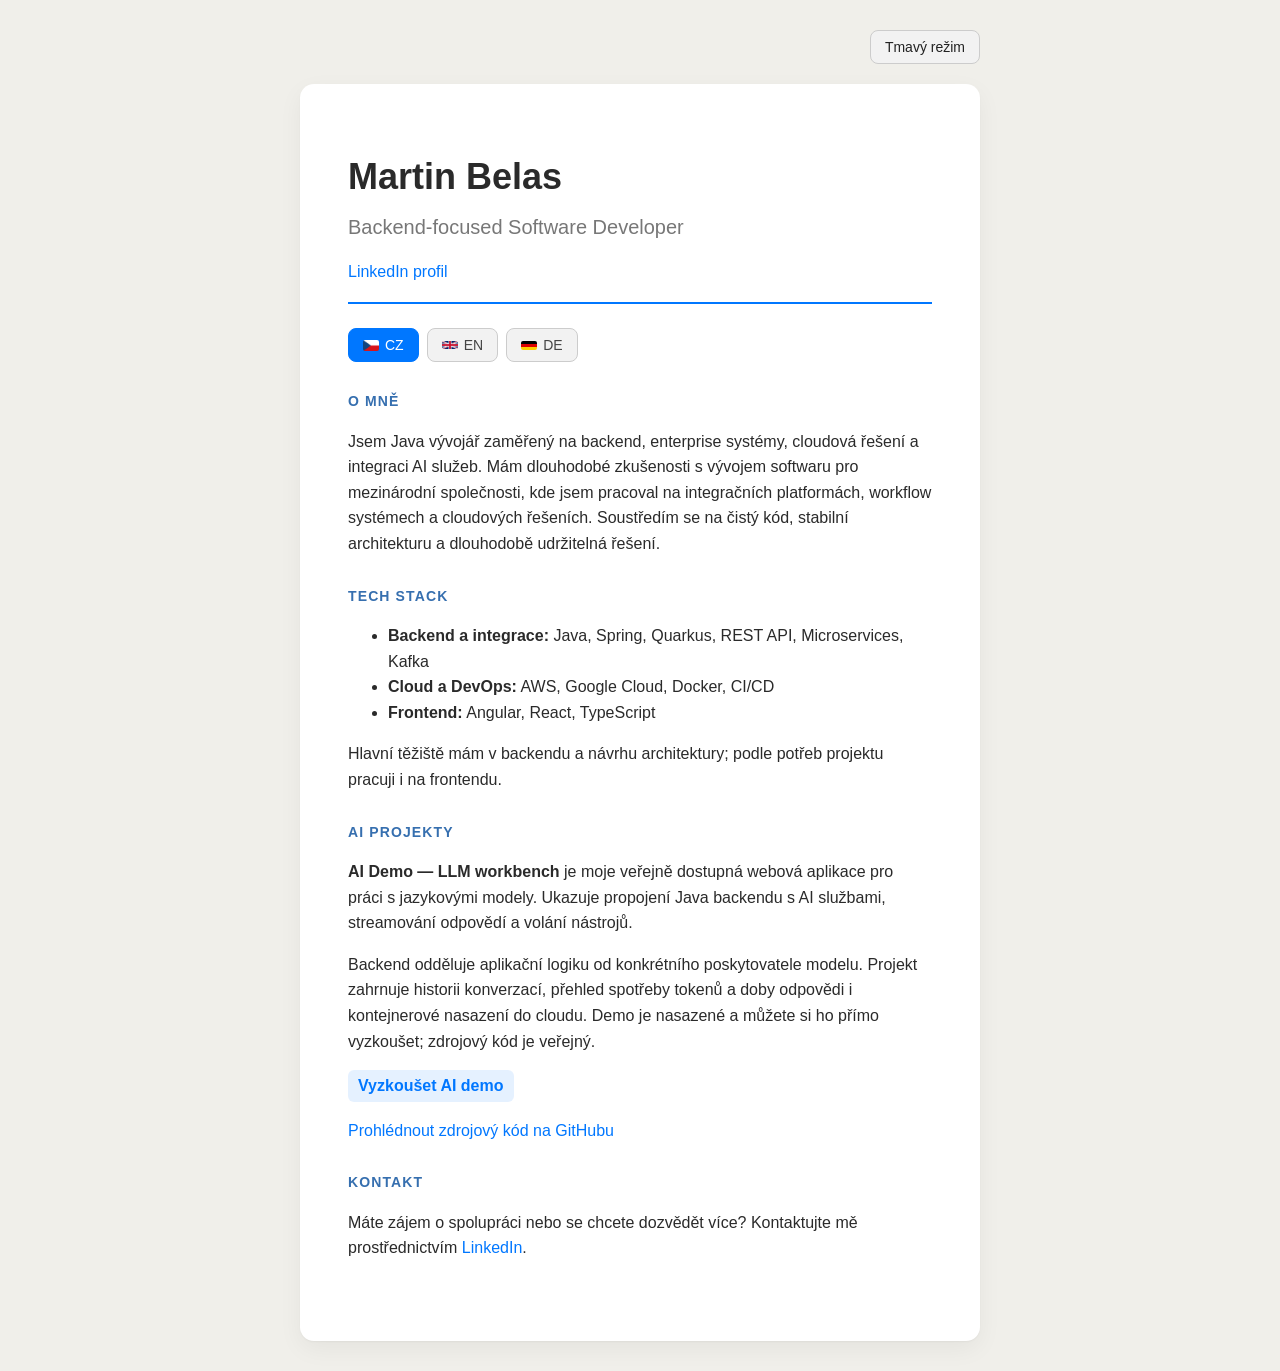
<file: index.html>
<!DOCTYPE html>
<html lang="cs">
<head>
    <meta charset="UTF-8">
    <meta name="viewport" content="width=device-width, initial-scale=1">
    <title>Martin Belas - Software Developer</title>
    <meta name="description" content="Martin Belas — Java vývojář zaměřený na backend, enterprise systémy, cloudová řešení a integraci AI služeb. Vyzkoušejte AI demo a spojte se přes LinkedIn.">
    <link rel="canonical" href="https://martinbelas.com/">
    <meta property="og:type" content="profile">
    <meta property="og:title" content="Martin Belas - Backend-focused Software Developer">
    <meta property="og:description" content="Java vývojář zaměřený na backend, enterprise systémy, cloudová řešení a integraci AI služeb. AI demo a kontakt pro spolupráci.">
    <meta property="og:url" content="https://martinbelas.com/">
    <meta property="og:site_name" content="Martin Belas">
    <meta property="og:locale" content="cs_CZ">
    <meta property="profile:first_name" content="Martin">
    <meta property="profile:last_name" content="Belas">
    <script type="application/ld+json">
    {
        "@context": "https://schema.org",
        "@type": "Person",
        "name": "Martin Belas",
        "url": "https://martinbelas.com/",
        "jobTitle": "Backend-focused Software Developer",
        "sameAs": ["https://www.linkedin.com/in/martinbelas/"]
    }
    </script>
    <link rel="stylesheet" href="style.css">
    <link rel="icon" href="img/favicon.png">
</head>
<body>

<div class="top-bar">
    <button id="theme-toggle">Tmavý režim</button>
</div>

<div class="container-min">

    <h1>Martin Belas</h1>
    <h2>Backend-focused Software Developer</h2>

    <p class="profile-link">
        <a href="https://www.linkedin.com/in/martinbelas/" target="_blank">LinkedIn profil</a>
    </p>

    <div class="title-accent"></div>

    <div class="lang-switch" role="tablist" aria-label="Jazyk / Language / Sprache">
        <button class="lang-btn active" data-lang="cs" role="tab" aria-selected="true">
            <img src="img/cz.png" class="flag-icon" alt=""> CZ
        </button>
        <button class="lang-btn" data-lang="en" role="tab" aria-selected="false">
            <img src="img/en.png" class="flag-icon" alt=""> EN
        </button>
        <button class="lang-btn" data-lang="de" role="tab" aria-selected="false">
            <img src="img/de.png" class="flag-icon" alt=""> DE
        </button>
    </div>

    <!-- Czech -->
    <div class="lang-block" data-lang="cs">
        <div class="content-section">
            <h3 class="section-label">O mně</h3>
            <p>
                Jsem Java vývojář zaměřený na backend, enterprise systémy, cloudová řešení a integraci AI služeb.
                Mám dlouhodobé zkušenosti s vývojem softwaru pro mezinárodní společnosti, kde jsem pracoval na integračních platformách,
                workflow systémech a cloudových řešeních. Soustředím se na čistý kód, stabilní architekturu a dlouhodobě udržitelná řešení.
            </p>
        </div>

        <div class="content-section">
            <h3 class="section-label">Tech stack</h3>
            <ul>
                <li><strong>Backend a integrace:</strong> Java, Spring, Quarkus, REST API, Microservices, Kafka</li>
                <li><strong>Cloud a DevOps:</strong> AWS, Google Cloud, Docker, CI/CD</li>
                <li><strong>Frontend:</strong> Angular, React, TypeScript</li>
            </ul>
            <p>Hlavní těžiště mám v backendu a návrhu architektury; podle potřeb projektu pracuji i na frontendu.</p>
        </div>

        <div class="content-section">
            <h3 class="section-label">AI projekty</h3>
            <p>
                <strong>AI Demo — LLM workbench</strong> je moje veřejně dostupná webová aplikace pro práci s jazykovými modely. Ukazuje propojení Java backendu s AI službami, streamování odpovědí a volání nástrojů.
            </p>
            <p>
                Backend odděluje aplikační logiku od konkrétního poskytovatele modelu. Projekt zahrnuje historii konverzací, přehled spotřeby tokenů a doby odpovědi i kontejnerové nasazení do cloudu. Demo je nasazené a můžete si ho přímo vyzkoušet; zdrojový kód je veřejný.
            </p>
            <p>
                <a href="https://ai-demo.martinbelas.com" target="_blank" class="cta-link">Vyzkoušet AI demo</a>
            </p>
            <p>
                <a href="https://github.com/MartinBelas/ai-demo" target="_blank">Prohlédnout zdrojový kód na GitHubu</a>
            </p>
        </div>
        <div class="content-section">
            <h3 class="section-label">Kontakt</h3>
            <p>Máte zájem o spolupráci nebo se chcete dozvědět více? Kontaktujte mě prostřednictvím
                <a href="https://www.linkedin.com/in/martinbelas/" target="_blank" rel="noopener noreferrer">LinkedIn</a>.
            </p>
        </div>
    </div>

    <!-- English -->
    <div class="lang-block" data-lang="en" hidden>
        <div class="content-section">
            <h3 class="section-label">About me</h3>
            <p>
                I am a Java developer focused on backend development, enterprise systems, cloud solutions and AI service integration.
                I have long-term experience working for international companies on integration platforms, workflow systems,
                and cloud-based solutions. I care about clean code, stable architecture, and long-term maintainability.
            </p>
        </div>

        <div class="content-section">
            <h3 class="section-label">Tech stack</h3>
            <ul>
                <li><strong>Backend &amp; integration:</strong> Java, Spring, Quarkus, REST API, Microservices, Kafka</li>
                <li><strong>Cloud &amp; DevOps:</strong> AWS, Google Cloud, Docker, CI/CD</li>
                <li><strong>Frontend:</strong> Angular, React, TypeScript</li>
            </ul>
            <p>My core focus is backend engineering and architecture, with frontend contributions as the project requires.</p>
        </div>

        <div class="content-section">
            <h3 class="section-label">AI projects</h3>
            <p>
                <strong>AI Demo — LLM workbench</strong> is my publicly available web application for interacting with language models. It demonstrates Java backend integration with AI services, streaming responses and tool calling.
            </p>
            <p>
                The backend keeps application logic independent of the model provider. The project includes conversation history, token usage and response-time reporting, and containerized cloud deployment. The demo is live and ready to try, with the source code publicly available.
            </p>
            <p>
                <a href="https://ai-demo.martinbelas.com" target="_blank" class="cta-link">Try the AI demo</a>
            </p>
            <p>
                <a href="https://github.com/MartinBelas/ai-demo" target="_blank">Explore the source code on GitHub</a>
            </p>
        </div>
        <div class="content-section">
            <h3 class="section-label">Contact</h3>
            <p>Interested in working together or want to learn more? Get in touch via
                <a href="https://www.linkedin.com/in/martinbelas/" target="_blank" rel="noopener noreferrer">LinkedIn</a>.
            </p>
        </div>
    </div>

    <!-- German -->
    <div class="lang-block" data-lang="de" hidden>
        <div class="content-section">
            <h3 class="section-label">Über mich</h3>
            <p>
                Ich bin Java-Entwickler mit Fokus auf Backend-Entwicklung, Enterprise-Systeme, Cloud-Lösungen und die Integration von KI-Diensten.
                Ich verfüge über langjährige Erfahrung in der Softwareentwicklung für internationale Unternehmen, insbesondere mit Integrationsplattformen, Workflow-Systemen und Cloud-Lösungen.
                Ich lege Wert auf sauberen Code, eine stabile Architektur und langfristige Wartbarkeit.
            </p>
        </div>

        <div class="content-section">
            <h3 class="section-label">Tech-Stack</h3>
            <ul>
                <li><strong>Backend &amp; Integration:</strong> Java, Spring, Quarkus, REST API, Microservices, Kafka</li>
                <li><strong>Cloud &amp; DevOps:</strong> AWS, Google Cloud, Docker, CI/CD</li>
                <li><strong>Frontend:</strong> Angular, React, TypeScript</li>
            </ul>
            <p>Mein Schwerpunkt liegt auf Backend-Entwicklung und Softwarearchitektur; bei Bedarf übernehme ich auch Aufgaben im Frontend.</p>
        </div>

        <div class="content-section">
            <h3 class="section-label">KI-Projekte</h3>
            <p>
                <strong>AI Demo — LLM workbench</strong> ist meine öffentlich zugängliche Webanwendung für die Interaktion mit Sprachmodellen. Sie demonstriert die Anbindung eines Java-Backends an KI-Dienste, das Streaming von Antworten und Tool-Aufrufe.
            </p>
            <p>
                Das Backend trennt die Anwendungslogik vom jeweiligen Modellanbieter. Das Projekt umfasst einen Gesprächsverlauf, Angaben zum Tokenverbrauch und zur Antwortzeit sowie eine containerbasierte Bereitstellung in der Cloud. Die Demo ist online und kann direkt ausprobiert werden; der Quellcode ist öffentlich verfügbar.
            </p>
            <p>
                <a href="https://ai-demo.martinbelas.com" target="_blank" class="cta-link">KI-Demo ausprobieren</a>
            </p>
            <p>
                <a href="https://github.com/MartinBelas/ai-demo" target="_blank">Quellcode auf GitHub ansehen</a>
            </p>
        </div>
        <div class="content-section">
            <h3 class="section-label">Kontakt</h3>
            <p>Haben Sie Interesse an einer Zusammenarbeit oder möchten Sie mehr erfahren? Kontaktieren Sie mich über
                <a href="https://www.linkedin.com/in/martinbelas/" target="_blank" rel="noopener noreferrer">LinkedIn</a>.
            </p>
        </div>
    </div>

</div>

<script src="script.js"></script>
</body>
</html>
</file>
<file: style.css>
*, *::before, *::after {
    box-sizing: border-box;
}

body {
    background: #F0EFEA;
    color: #2A2A2A;
    margin: 0;
    padding: 30px;
    font-family: Arial, sans-serif;
    line-height: 1.6;
    transition: background 0.3s ease, color 0.3s ease;
}

@media (max-width: 480px) {
    body {
        padding: 16px;
    }
}

/* Dark mode */
body.dark {
    background: #161616;
    color: #E6E6E6;
}

body.dark a {
    color: #4DA3FF;
}

body.dark h2 {
    color: #BBBBBB;
}

/* Top bar */
.top-bar {
    display: flex;
    justify-content: flex-end;
    max-width: 680px;
    margin: 0 auto 20px;
}

/* Dark mode button */
#theme-toggle {
    background: #F2F2F2;
    color: #222;
    border: 1px solid #CCC;
    padding: 8px 14px;
    border-radius: 8px;
    cursor: pointer;
    font-size: 14px;
    transition: all 0.3s ease;
}

#theme-toggle:hover {
    background: #E6E6E6;
}

body.dark #theme-toggle {
    background: #333;
    color: #EEE;
    border-color: #555;
}

body.dark #theme-toggle:hover {
    background: #444;
}

/* Main container */
.container-min {
    max-width: 680px;
    margin: auto;
    padding: 40px 48px;
    background: #FFFFFF;
    border-radius: 14px;
    box-shadow: 0 1px 2px rgba(0, 0, 0, 0.04), 0 8px 24px rgba(0, 0, 0, 0.05);
    transition: background 0.3s ease, box-shadow 0.3s ease;
}

body.dark .container-min {
    background: #212121;
    box-shadow: 0 1px 2px rgba(0, 0, 0, 0.3), 0 8px 24px rgba(0, 0, 0, 0.35);
}

@media (max-width: 480px) {
    .container-min {
        padding: 28px 20px;
        border-radius: 10px;
    }
}

/* Headings */
h1 {
    font-size: 36px;
    margin-bottom: 0;
}

h2 {
    font-size: 20px;
    font-weight: 400;
    margin-top: 5px;
    margin-bottom: 0;
    color: #777;
}

/* Accent stripe under the title */
.title-accent {
    width: 100%;
    height: 2px;
    margin: 18px 0 22px;
    background: #0077FF;
}

body.dark .title-accent {
    background: #4DA3FF;
}

/* Section labels */
.content-section {
    margin: 28px 0;
}

.section-label {
    font-size: 14px;
    font-weight: 700;
    text-transform: uppercase;
    letter-spacing: 0.08em;
    color: #366FAF;
    margin: 0 0 8px;
}

body.dark .section-label {
    color: #8BB8EB;
}

/* LinkedIn link */
.profile-link a {
    font-size: 16px;
    color: #0077FF;
    text-decoration: none;
}

.profile-link a:hover {
    opacity: 0.7;
}

/* Language switch */
.lang-switch {
    display: flex;
    gap: 8px;
    margin: 24px 0 8px;
}

.lang-btn {
    display: inline-flex;
    align-items: center;
    gap: 6px;
    background: #F2F2F2;
    color: #444;
    border: 1px solid #CCC;
    padding: 8px 14px;
    border-radius: 8px;
    cursor: pointer;
    font-size: 14px;
    transition: all 0.3s ease;
}

.lang-btn:hover {
    background: #E6E6E6;
}

.lang-btn.active {
    background: #0077FF;
    border-color: #0077FF;
    color: #fff;
}

.flag-icon {
    width: 16px;
    height: auto;
    border-radius: 2px;
    vertical-align: middle;
}

body.dark .lang-btn {
    background: #333;
    color: #EEE;
    border-color: #555;
}

body.dark .lang-btn:hover {
    background: #444;
}

body.dark .lang-btn.active {
    background: #4DA3FF;
    border-color: #4DA3FF;
    color: #1E1E1E;
}

/* Language blocks */
.lang-block {
    margin: 24px 0 40px;

    opacity: 0;
    transform: translateY(10px);
    animation: fadeIn 0.5s ease-out forwards;
}

/* CTA link */
.cta-link {
    display: inline-block;
    padding: 3px 10px;
    background: rgba(0, 119, 255, 0.1);
    border-radius: 6px;
    font-weight: 600;
}

body.dark .cta-link {
    background: rgba(77, 163, 255, 0.15);
}

/* Links */
a {
    color: #0077FF;
    text-decoration: none;
    transition: color 0.3s ease;
}

a:hover {
    opacity: 0.7;
}

/* Animations */
@keyframes fadeIn {
    to {
        opacity: 1;
        transform: translateY(0);
    }
}
</file>
